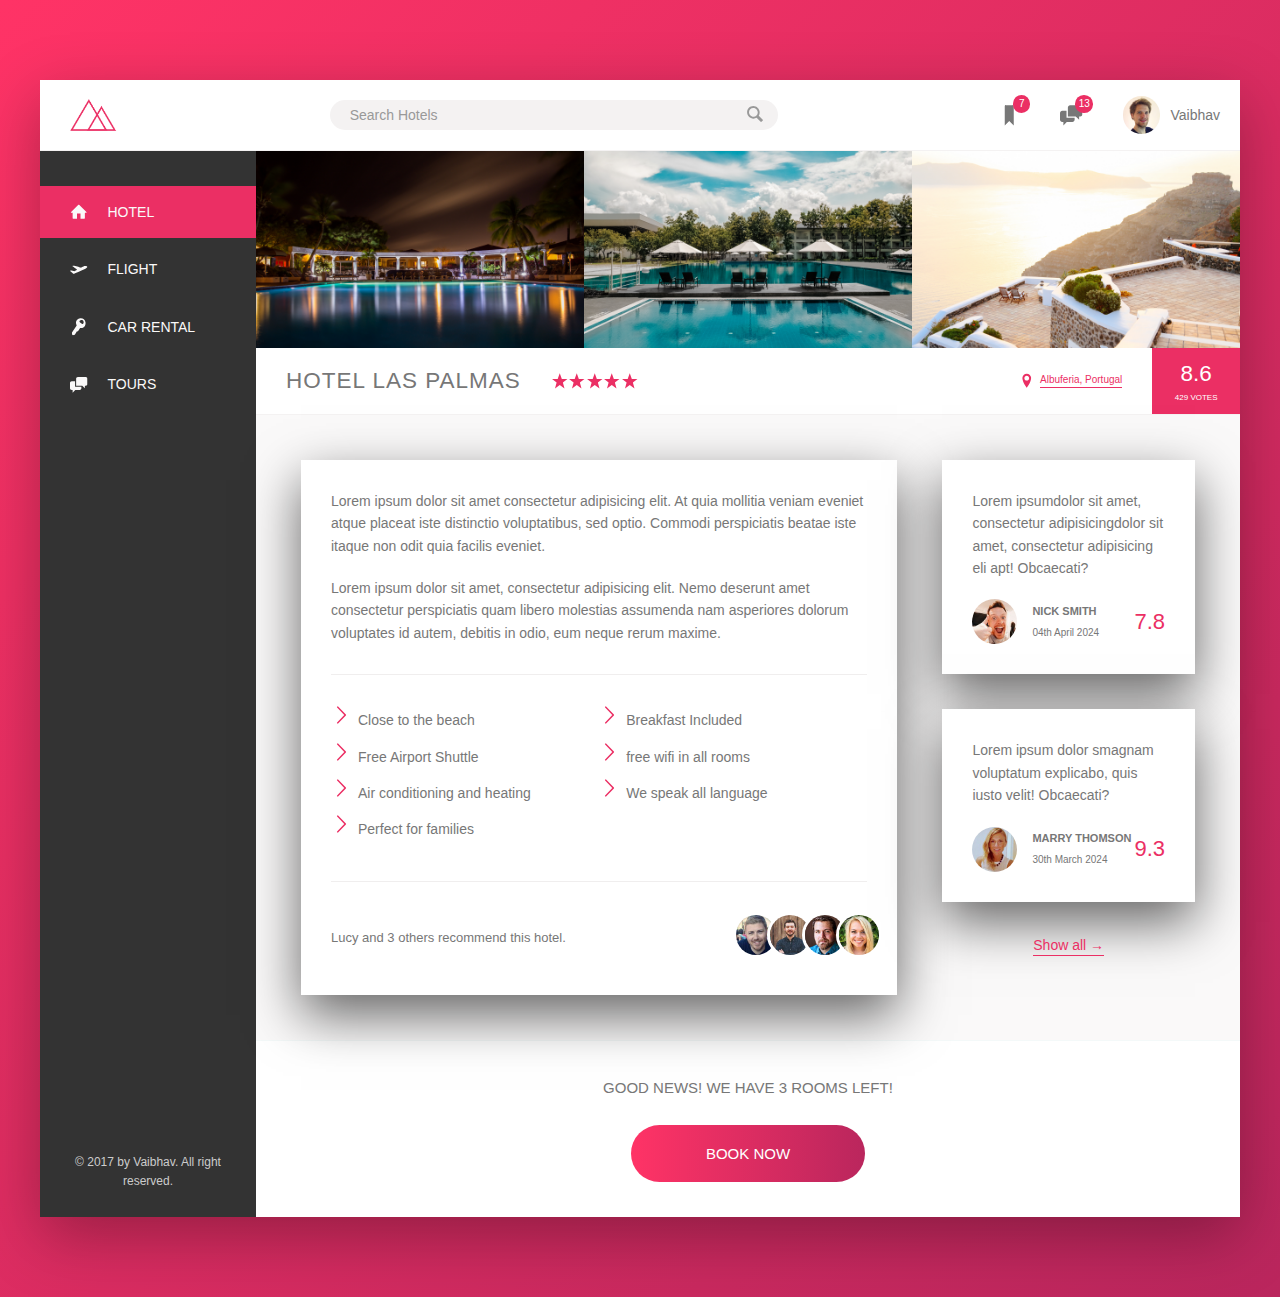
<file: index.html>
<!DOCTYPE html>
<html lang="en">

<head>
    <meta charset="UTF-8">
    <meta name="viewport" content="width=device-width, initial-scale=1.0">

    <link href="https://fonts.googleapis.com/css?family=Open+Sans:300,400,600" rel="stylesheet">
    <link rel="stylesheet" href="css/style.css">
    <link rel="shortcut icon" type="image/png" href="img/favicon.png">

    <title>trillo &mdash; Your all-in-one booking app</title>
</head>

<body>
    <div class="container">
        <header class="header">
            <img src="img/logo.png" class="logo" alt="trillio logo">
            <form action="#" class="search">
                <input type="text" placeholder="Search Hotels" class="search_input">
                <button class="search_button">
                    <svg class="search_icon">
                        <use xlink:href="img/sprite file.svg#icon-magnifying-glass"></use>
                    </svg>
                </button>
            </form>
            <nav class="user-nav">
                <div class="user-nav-icon-box">
                    <svg class="user-nav-icon">
                        <use xlink:href="img/sprite file.svg#icon-bookmark"></use>
                    </svg>
                    <span class="user-nav-notification">7</span>
                </div>
                <div class="user-nav-icon-box">
                    <svg class="user-nav-icon">
                        <use xlink:href="img/sprite file.svg#icon-chat"></use>
                    </svg>
                    <span class="user-nav-notification">13</span>
                </div>
                <div class="user-nav-user">
                    <img src="img/user.jpg" alt="User Logo" class="user-nav-user-photo">
                    <span class="user-nav-user-name">Vaibhav</span>
                </div>
            </nav>
        </header>
        <div class="content">
            <nav class="sidebar">
                <ol class="side-nav">
                    <li class="side-nav-items side-nav-items--active">
                        <a href="#" class="side-nav-link">
                            <svg class="side-nav-icon">
                                <use xlink:href="img/sprite file.svg#icon-home"></use>
                            </svg>
                            <span>Hotel</span>
                        </a>
                    </li>
                    <li class="side-nav-items">
                        <a href="#" class="side-nav-link">
                            <svg class="side-nav-icon">
                                <use xlink:href="img/sprite file.svg#icon-aircraft-take-off"></use>
                            </svg>
                            <span>Flight</span>
                        </a>
                    </li>
                    <li class="side-nav-items">
                        <a href="#" class="side-nav-link">
                            <svg class="side-nav-icon">
                                <use xlink:href="img/sprite file.svg#icon-key"></use>
                            </svg>
                            <span>Car Rental</span>
                        </a>
                    </li>
                    <li class="side-nav-items">
                        <a href="#" class="side-nav-link">
                            <svg class="side-nav-icon">
                                <use xlink:href="img/sprite file.svg#icon-chat"></use>
                            </svg>
                            <span>Tours</span>
                        </a>
                    </li>

                </ol>
                <div class="legal">
                    &copy; 2017 by Vaibhav. All right reserved.
                </div>
            </nav>
            <main class="hotel-view">
                <div class="gallery">
                    <figure class="gallery-item">
                        <img src="img/hotel-1.jpg" alt="Photo of hotel 1" class="gallery-photo">
                    </figure>
                    <figure class="gallery-item">
                        <img src="img/hotel-2.jpg" alt="Photo of hotel 2" class="gallery-photo">
                    </figure>
                    <figure class="gallery-item">
                        <img src="img/hotel-3.jpg" alt="Photo of hotel 3" class="gallery-photo">
                    </figure>
                </div>
                <div class="overview">
                    <h1 class="overview-heading">Hotel Las Palmas</h1>
                    <div class="overview-stars">
                        <svg class="overview-icon-star">
                            <use xlink:href="img/sprite file.svg#icon-star"></use>
                        </svg>
                        <svg class="overview-icon-star">
                            <use xlink:href="img/sprite file.svg#icon-star"></use>
                        </svg>
                        <svg class="overview-icon-star">
                            <use xlink:href="img/sprite file.svg#icon-star"></use>
                        </svg>
                        <svg class="overview-icon-star">
                            <use xlink:href="img/sprite file.svg#icon-star"></use>
                        </svg>
                        <svg class="overview-icon-star">
                            <use xlink:href="img/sprite file.svg#icon-star"></use>
                        </svg>
                    </div>
                    <div class="overview-location">
                        <svg class="overview-icon-location">
                            <use xlink:href="img/sprite file.svg#icon-location-pin"></use>
                        </svg>
                        <button class="btn-inline">Albuferia, Portugal</button>
                    </div>
                    <div class="overview-rating">
                        <div class="overview-rating-average">8.6</div>
                        <div class="overview-rating-count">429 votes</div>
                    </div>
                </div>
                <div class="detail">
                    <div class="description">
                        <p class="paragraph">
                            Lorem ipsum dolor sit amet consectetur adipisicing elit. At quia mollitia veniam eveniet
                            atque placeat iste distinctio voluptatibus, sed optio. Commodi perspiciatis beatae iste
                            itaque non odit quia facilis eveniet.
                        </p>
                        <p class="paragraph">Lorem ipsum dolor sit amet, consectetur adipisicing elit. Nemo deserunt
                            amet consectetur
                            perspiciatis quam libero molestias assumenda nam asperiores dolorum voluptates id autem,
                            debitis in odio, eum neque
                            rerum maxime.</p>
                        <ul class="list">
                            <li class="list-item">Close to the beach</li>
                            <li class="list-item">Breakfast Included</li>
                            <li class="list-item">Free Airport Shuttle</li>
                            <li class="list-item">free wifi in all rooms</li>
                            <li class="list-item">Air conditioning and heating</li>
                            <li class="list-item">We speak all language</li>
                            <li class="list-item">Perfect for families</li>
                        </ul>
                        <div class="recommend">
                            <p class="recommend-count">
                                Lucy and 3 others recommend this hotel.
                            </p>
                            <div class="recommend-friends">
                                <img src="img/user-3.jpg" alt="Friend 1" class="recommend-photo">
                                <img src="img/user-4.jpg" alt="Friend 2" class="recommend-photo">
                                <img src="img/user-5.jpg" alt="Friend 3" class="recommend-photo">
                                <img src="img/user-6.jpg" alt="Friend 4" class="recommend-photo">
                            </div>
                        </div>
                    </div>
                    <div class="user-review">
                        <figure class="review">
                            <blockquote class="review-text">
                                Lorem ipsumdolor sit amet, consectetur adipisicingdolor sit amet, consectetur
                                adipisicing eli apt! Obcaecati?
                            </blockquote>
                            <figcaption class="review-user">
                                <img src="img/user-1.jpg" alt="User 1" class="review-photo">
                                <div class="review-user-box">
                                    <p class="review-user-name">Nick Smith</p>
                                    <p class="review-user-date">04th April 2024</p>
                                </div>
                                <div class="review-rating">7.8</div>
                            </figcaption>
                        </figure>
                        <figure class="review">
                            <blockquote class="review-text">
                                Lorem ipsum dolor smagnam voluptatum explicabo, quis iusto velit! Obcaecati?
                            </blockquote>
                            <figcaption class="review-user">
                                <img src="img/user-2.jpg" alt="User 1" class="review-photo">
                                <div class="review-user-box">
                                    <p class="review-user-name">Marry Thomson</p>
                                    <p class="review-user-date">30th March 2024
                                    </p>
                                </div>
                                <div class="review-rating">9.3</div>
                            </figcaption>
                        </figure>
                        <button class="btn-inline show-all">Show all <span>&rarr;</span></button>
                    </div>
                </div>
                <div class="cta-section">
                    <h2 class="cta-section-book-now">
                        Good News! We have 3 rooms left!
                    </h2>
                    <button class="btn">Book Now</button>
                </div>
            </main>
        </div>
    </div>
</body>

</html>
</file>
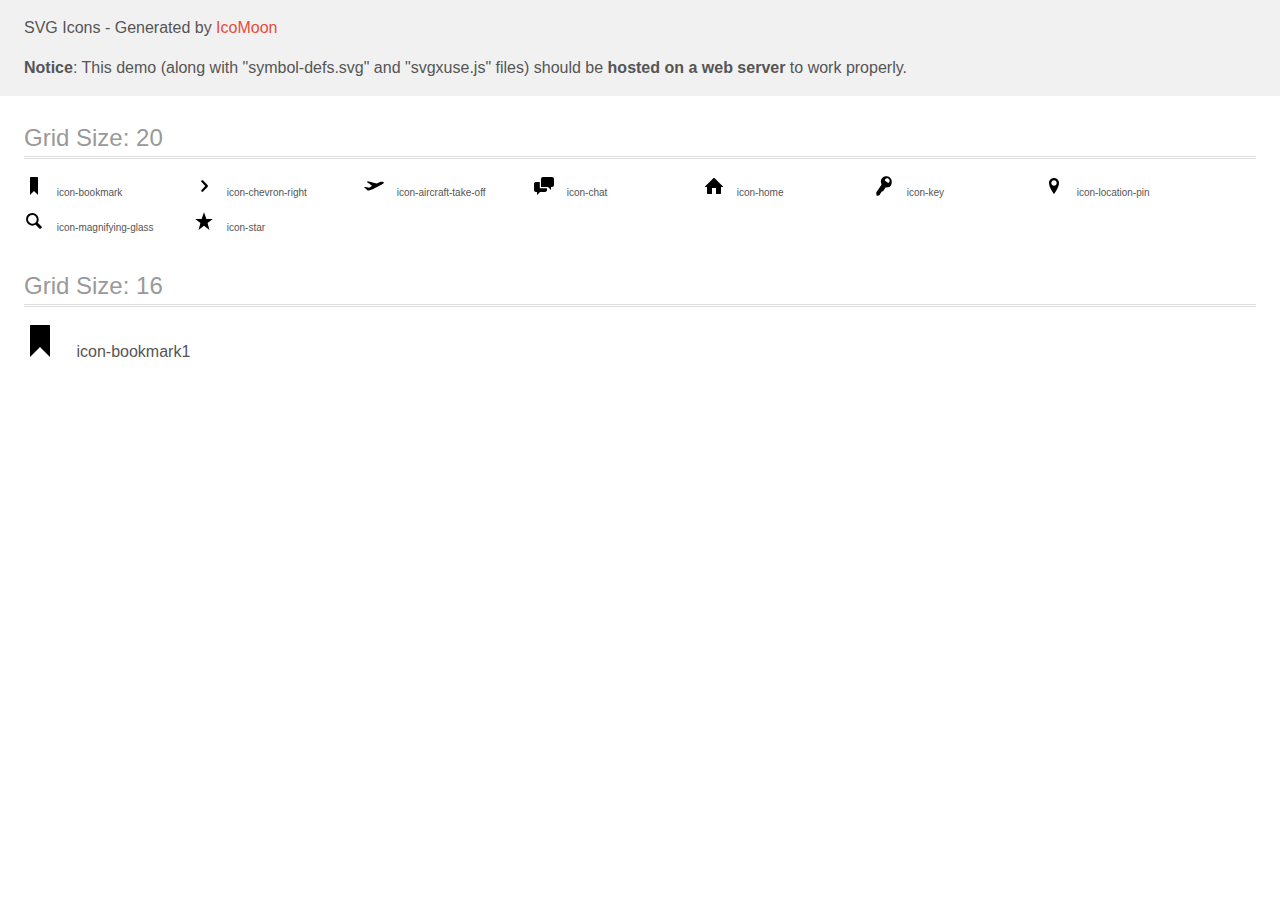
<file: img/icomoon/demo-external-svg.html>
<!doctype html>
<html>
<head>
    <title>IcoMoon - SVG Icons</title>
    <meta charset="utf-8">
    <meta name="viewport" content="width=device-width, initial-scale=1">
    <link rel="stylesheet" href="demo-files/demo.css">
    <link rel="stylesheet" href="style.css">
</head>
<body>
<header class="bgc1 clearfix">
<div class="mhl">
    <p>SVG Icons - Generated by <a href="https://icomoon.io/app">IcoMoon</a></p><p><strong>Notice</strong>: This demo (along with "symbol-defs.svg" and "svgxuse.js" files) should be <b>hosted on a web server</b> to work properly.</p>
</div>
</header>
    <div class="clearfix mhl ptl">
        <h1 class="mvm mtn fgc1">Grid Size: 20</h1>
        <div class="glyph fs1">
            <div class="clearfix pbs">
                <svg class="icon icon-bookmark"><use xlink:href="symbol-defs.svg#icon-bookmark"></use></svg><span class="name"> icon-bookmark</span>
            </div>
        </div>
        <div class="glyph fs1">
            <div class="clearfix pbs">
                <svg class="icon icon-chevron-right"><use xlink:href="symbol-defs.svg#icon-chevron-right"></use></svg><span class="name"> icon-chevron-right</span>
            </div>
        </div>
        <div class="glyph fs1">
            <div class="clearfix pbs">
                <svg class="icon icon-aircraft-take-off"><use xlink:href="symbol-defs.svg#icon-aircraft-take-off"></use></svg><span class="name"> icon-aircraft-take-off</span>
            </div>
        </div>
        <div class="glyph fs1">
            <div class="clearfix pbs">
                <svg class="icon icon-chat"><use xlink:href="symbol-defs.svg#icon-chat"></use></svg><span class="name"> icon-chat</span>
            </div>
        </div>
        <div class="glyph fs1">
            <div class="clearfix pbs">
                <svg class="icon icon-home"><use xlink:href="symbol-defs.svg#icon-home"></use></svg><span class="name"> icon-home</span>
            </div>
        </div>
        <div class="glyph fs1">
            <div class="clearfix pbs">
                <svg class="icon icon-key"><use xlink:href="symbol-defs.svg#icon-key"></use></svg><span class="name"> icon-key</span>
            </div>
        </div>
        <div class="glyph fs1">
            <div class="clearfix pbs">
                <svg class="icon icon-location-pin"><use xlink:href="symbol-defs.svg#icon-location-pin"></use></svg><span class="name"> icon-location-pin</span>
            </div>
        </div>
        <div class="glyph fs1">
            <div class="clearfix pbs">
                <svg class="icon icon-magnifying-glass"><use xlink:href="symbol-defs.svg#icon-magnifying-glass"></use></svg><span class="name"> icon-magnifying-glass</span>
            </div>
        </div>
        <div class="glyph fs1">
            <div class="clearfix pbs">
                <svg class="icon icon-star"><use xlink:href="symbol-defs.svg#icon-star"></use></svg><span class="name"> icon-star</span>
            </div>
        </div>
  </div>
    <div class="clearfix mhl ptl">
        <h1 class="mvm mtn fgc1">Grid Size: 16</h1>
        <div class="glyph fs2">
            <div class="clearfix pbs">
                <svg class="icon icon-bookmark1"><use xlink:href="symbol-defs.svg#icon-bookmark1"></use></svg><span class="name"> icon-bookmark1</span>
            </div>
        </div>
  </div>
<script defer src="svgxuse.js"></script>
</body>
</html>
</file>
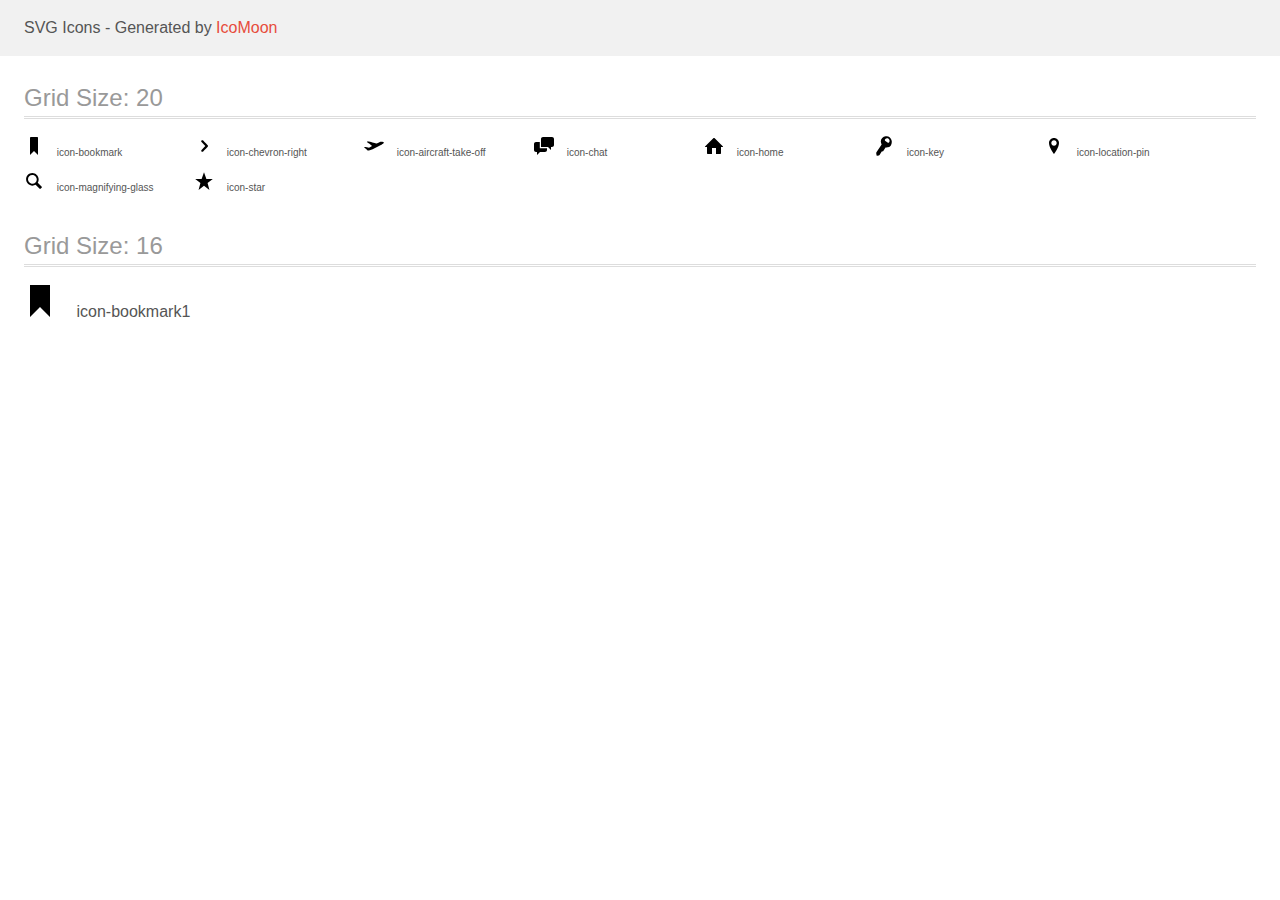
<file: img/icomoon/demo.html>
<!doctype html>
<html>
<head>
    <title>IcoMoon - SVG Icons</title>
    <meta charset="utf-8">
    <meta name="viewport" content="width=device-width, initial-scale=1">
    <link rel="stylesheet" href="demo-files/demo.css">
    <link rel="stylesheet" href="style.css">
</head>
<body>
<svg aria-hidden="true" style="position: absolute; width: 0; height: 0; overflow: hidden;" version="1.1" xmlns="http://www.w3.org/2000/svg" xmlns:xlink="http://www.w3.org/1999/xlink">
<defs>
<symbol id="icon-bookmark" viewBox="0 0 20 20">
<path d="M14 2v17l-4-4-4 4v-17c0-0.553 0.585-1.020 1-1h6c0.689-0.020 1 0.447 1 1z"></path>
</symbol>
<symbol id="icon-chevron-right" viewBox="0 0 20 20">
<path d="M9.163 4.516c0.418 0.408 4.502 4.695 4.502 4.695 0.223 0.219 0.335 0.504 0.335 0.789s-0.112 0.57-0.335 0.787c0 0-4.084 4.289-4.502 4.695-0.418 0.408-1.17 0.436-1.615 0-0.446-0.434-0.481-1.041 0-1.574l3.747-3.908-3.747-3.908c-0.481-0.533-0.446-1.141 0-1.576s1.197-0.409 1.615 0z"></path>
</symbol>
<symbol id="icon-aircraft-take-off" viewBox="0 0 20 20">
<path d="M19.87 6.453c0.119 0.257 0.127 1.29-4.884 3.642l-4.913 2.306c-1.71 0.803-4.191 1.859-5.285 2.151-0.766 0.204-1.497-0.316-1.497-0.316s-2.206-1.975-2.792-2.419c-0.585-0.444-0.535-0.67 0.215-0.91 0.467-0.149 3.13 0.493 4.265 0.78 1.339-0.8 2.562-1.486 3.141-1.798-1.396-1.033-4.008-2.962-4.841-3.55-0.799-0.565 0.010-0.768 0.010-0.768 0.368-0.099 1.162-0.228 1.562-0.144 2.721 0.569 7.263 2.071 7.611 2.186 0.832-0.436 2.128-1.092 2.922-1.465 2.075-0.974 4.327-0.037 4.486 0.305z"></path>
</symbol>
<symbol id="icon-chat" viewBox="0 0 20 20">
<path d="M5.8 12.2v-6.2h-3.8c-1.1 0-2 0.9-2 2v6c0 1.1 0.9 2 2 2h1v3l3-3h5c1.1 0 2-0.9 2-2v-1.82c-0.064 0.014-0.132 0.021-0.2 0.021l-7-0.001zM18 1h-9c-1.1 0-2 0.9-2 2v8h7l3 3v-3h1c1.1 0 2-0.899 2-2v-6c0-1.1-0.9-2-2-2z"></path>
</symbol>
<symbol id="icon-home" viewBox="0 0 20 20">
<path d="M18.672 11h-1.672v6c0 0.445-0.194 1-1 1h-4v-6h-4v6h-4c-0.806 0-1-0.555-1-1v-6h-1.672c-0.598 0-0.47-0.324-0.060-0.748l8.024-8.032c0.195-0.202 0.451-0.302 0.708-0.312 0.257 0.010 0.513 0.109 0.708 0.312l8.023 8.031c0.411 0.425 0.539 0.749-0.059 0.749z"></path>
</symbol>
<symbol id="icon-key" viewBox="0 0 20 20">
<path d="M17.691 4.725c-0.503-2.977-3.22-4.967-6.069-4.441s-5.256 2.816-4.753 5.795c0.107 0.641 0.408 1.644 0.763 2.365l-5.175 7.723c-0.191 0.285-0.299 0.799-0.242 1.141l0.333 1.971c0.058 0.342 0.372 0.572 0.7 0.514l1.516-0.281c0.328-0.059 0.744-0.348 0.924-0.639l2.047-3.311 0.018-0.022 1.386-0.256 2.39-3.879c0.785 0.139 1.912 0.092 2.578-0.031 2.848-0.526 4.087-3.67 3.584-6.649zM15.166 6.252c-0.784 1.17-1.584 0.346-2.703-0.475-1.119-0.818-2.135-1.322-1.352-2.492s2.326-1.455 3.447-0.635c1.12 0.819 1.391 2.432 0.608 3.602z"></path>
</symbol>
<symbol id="icon-location-pin" viewBox="0 0 20 20">
<path d="M10 2.009c-2.762 0-5 2.229-5 4.99 0 4.774 5 11 5 11s5-6.227 5-11c0-2.76-2.238-4.99-5-4.99zM10 9.76c-1.492 0-2.7-1.209-2.7-2.7s1.208-2.7 2.7-2.7c1.49 0 2.699 1.209 2.699 2.7s-1.209 2.7-2.699 2.7z"></path>
</symbol>
<symbol id="icon-magnifying-glass" viewBox="0 0 20 20">
<path d="M17.545 15.467l-3.779-3.779c0.57-0.935 0.898-2.035 0.898-3.21 0-3.417-2.961-6.377-6.378-6.377s-6.186 2.769-6.186 6.186c0 3.416 2.961 6.377 6.377 6.377 1.137 0 2.2-0.309 3.115-0.844l3.799 3.801c0.372 0.371 0.975 0.371 1.346 0l0.943-0.943c0.371-0.371 0.236-0.84-0.135-1.211zM4.004 8.287c0-2.366 1.917-4.283 4.282-4.283s4.474 2.107 4.474 4.474c0 2.365-1.918 4.283-4.283 4.283s-4.473-2.109-4.473-4.474z"></path>
</symbol>
<symbol id="icon-star" viewBox="0 0 20 20">
<path d="M10 1.3l2.388 6.722h6.412l-5.232 3.948 1.871 6.928-5.439-4.154-5.438 4.154 1.87-6.928-5.233-3.948h6.412l2.389-6.722z"></path>
</symbol>
<symbol id="icon-bookmark1" viewBox="0 0 32 32">
<path d="M6 0v32l10-10 10 10v-32z"></path>
</symbol>
</defs>
</svg>

<header class="bgc1 clearfix">
<div class="mhl">
    <p>SVG Icons - Generated by <a href="https://icomoon.io/app">IcoMoon</a></p>
</div>
</header>
    <div class="clearfix mhl ptl">
        <h1 class="mvm mtn fgc1">Grid Size: 20</h1>
        <div class="glyph fs1">
            <div class="clearfix pbs">
                <svg class="icon icon-bookmark"><use xlink:href="#icon-bookmark"></use></svg><span class="name"> icon-bookmark</span>
            </div>
        </div>
        <div class="glyph fs1">
            <div class="clearfix pbs">
                <svg class="icon icon-chevron-right"><use xlink:href="#icon-chevron-right"></use></svg><span class="name"> icon-chevron-right</span>
            </div>
        </div>
        <div class="glyph fs1">
            <div class="clearfix pbs">
                <svg class="icon icon-aircraft-take-off"><use xlink:href="#icon-aircraft-take-off"></use></svg><span class="name"> icon-aircraft-take-off</span>
            </div>
        </div>
        <div class="glyph fs1">
            <div class="clearfix pbs">
                <svg class="icon icon-chat"><use xlink:href="#icon-chat"></use></svg><span class="name"> icon-chat</span>
            </div>
        </div>
        <div class="glyph fs1">
            <div class="clearfix pbs">
                <svg class="icon icon-home"><use xlink:href="#icon-home"></use></svg><span class="name"> icon-home</span>
            </div>
        </div>
        <div class="glyph fs1">
            <div class="clearfix pbs">
                <svg class="icon icon-key"><use xlink:href="#icon-key"></use></svg><span class="name"> icon-key</span>
            </div>
        </div>
        <div class="glyph fs1">
            <div class="clearfix pbs">
                <svg class="icon icon-location-pin"><use xlink:href="#icon-location-pin"></use></svg><span class="name"> icon-location-pin</span>
            </div>
        </div>
        <div class="glyph fs1">
            <div class="clearfix pbs">
                <svg class="icon icon-magnifying-glass"><use xlink:href="#icon-magnifying-glass"></use></svg><span class="name"> icon-magnifying-glass</span>
            </div>
        </div>
        <div class="glyph fs1">
            <div class="clearfix pbs">
                <svg class="icon icon-star"><use xlink:href="#icon-star"></use></svg><span class="name"> icon-star</span>
            </div>
        </div>
  </div>
    <div class="clearfix mhl ptl">
        <h1 class="mvm mtn fgc1">Grid Size: 16</h1>
        <div class="glyph fs2">
            <div class="clearfix pbs">
                <svg class="icon icon-bookmark1"><use xlink:href="#icon-bookmark1"></use></svg><span class="name"> icon-bookmark1</span>
            </div>
        </div>
  </div>
<script defer src="svgxuse.js"></script>
</body>
</html>
</file>
<file: css/style.css>
*{
    margin: 0;
    padding: 0;
    
}

html{
    font-size: 62.5%;
box-sizing: border-box;
}

body{
    font-family: 'Open-Sans', sans-serif;
    font-weight: 400;
    line-height: 1.6;
    background-image: linear-gradient(to right bottom, #FF3366, #BA265D);
    background-size: cover;
    background-repeat: no-repeat;
    min-height: 100vh;
    color: #777;
}

.container{
max-width: 120rem;
margin: 8rem auto;
background-color: #f4f2f2;
box-shadow: 0 2rem 6rem rgba(0,0,0,.3);
min-height: 50rem;
}

.header{
    font-size: 1.4rem;
min-height:7rem ;
background-color: #fff;
border-bottom:1px solid #f4f2f2;
display: flex;
justify-content: space-between;
align-items: center;
}

.content{
display: flex;
}

.sidebar{
background-color: #333;
flex: 0 0 18%;
display: flex;
flex-direction: column;
justify-content: space-between;
}

.hotel-view{
background-color: #fff;
flex-grow: 1;
//height: 80rem;
}

.logo{
    height: 3.25rem;
    margin-left: 3rem;
}

.search{
    flex: 0 0 40%;
    display: flex;
    justify-content: center;
    align-items: center;
}

.search_input{
font-family: inherit;
font-size: inherit;
background-color: #f4f2f2;
border: none;
color: inherit;
padding: 0.7rem 2rem;
border-radius: 100px;
min-width: 85%;
transition: all .2s;
margin-right: -3.25rem;
}

.search_input::placeholder {
  color: #999; /* Adjust the color code to the desired lighter color */
}


.search_input:focus{
    min-width: 100%;
    outline: none;
    background-color: #f0eeee;
}

.search_button{
border: none;
background-color: #f4f2f2;
}


.search_button:focus{
 outline: none;
}

.search_button:active{
    transform: translateY(2px);
}
.search_icon{
height: 2rem;
width: 2rem;
fill: #999;
}

.user-nav{
    align-self: stretch;
    display: flex;
     
    align-items: center;
   
}

.user-nav-icon-box{
  position: relative;
}

.user-nav-icon-box,
.user-nav-user{
padding: 0 2rem;
    cursor: pointer;
    height: 100%;
      display: flex;
    align-items: center;
}

.user-nav-icon-box:hover,
.user-nav-user:hover{
    background-color: #777;
}

.user-nav-icon{
height: 2.25rem;
width: 2.25rem;
fill: #777;
//position: relative;

}

.user-nav-notification{
font-size: 1rem;
height: 1.75rem;
width: 1.75rem;
border-radius: 50%;
background-color: #eb2f64;
color: #fff;
position: absolute;
top: 1.5rem;
right: 1rem;
display: flex;
align-items: center;
justify-content: center;

}

.user-nav-use{


}

.user-nav-user-photo{
    height: 3.75rem;
    //width: 3.75rem;
    border-radius: 50%;
    margin-right:1rem;

    
}

.side-nav{
    font-size: 1.4rem;
    list-style: none;
    margin-top: 3.5rem;

}

.side-nav-items{
position: relative;
}

.side-nav-items:not(:last-child){
    margin-bottom: .5rem;
}

.side-nav-items::before{
    content: "";
    position: absolute;
    top: 0;
    left: 0;
    height: 100%;
    width: 3px;
    background-color: #eb2f64;
    transform: scaleY(0);
    transition:transform .2s,
                width .4s cubic-bezier(1,0,0,1) .2s;

    

}

.side-nav-items:hover::before,
.side-nav-items--active::before{
    transform: scaleY(1);
    width: 100%;
}

/* .side-nav-items:active::before{
    background-color: #ff3366;
} */

.side-nav-link:visited,.side-nav-link:link{
color: #faf9f9;
text-decoration: none;
text-transform: uppercase;
display: block;
padding: 1.5rem 3rem;
display: flex;
align-items: center;
position: relative;
z-index: 1;
}

.side-nav-icon{
    width: 1.75rem;
    height: 1.75rem;
    margin-right: 2rem;
    fill: currentColor;
}

.legal{
    font-size: 1.2rem;
    text-align: center;
    padding: 2.5rem;
    color: #ccc;
}
.gallery{
    display: flex;
}
.gallery-photo{
width: 100%;
display: block;
}

.overview{
display: flex;
align-items: center;
border-bottom: 1px solid #f4f2f2;

}

.overview-heading{
font-size: 2.25rem;
font-weight: 300;
text-transform: uppercase;
letter-spacing: 1px;
padding: 1.5rem 3rem;
}

.overview-stars{
margin-right: auto;
display: flex;
}

.overview-icon-star, .overview-icon-location{
width: 1.75rem;
height: 1.75rem;
fill: #eb2f64;
}

.overview-location{
display: flex;
align-items: center;
margin-right: 3rem;
}

.overview-icon-location{
    margin-right: 0.5rem;
}

.overview-rating{
background-color: #eb2f64;
color: white;
display: flex;
flex-direction: column;
justify-content: center;
align-self: stretch;
padding:0rem 2.25rem ;
align-items: center;
}

.overview-rating-average{
font-size: 2.25rem;
font-weight: 300;
}

.overview-rating-count{
font-size: 0.8rem;
text-transform: uppercase;
}
.btn-inline{
    border: none;
    color: #eb2f64;
    font-size: inherit;
    background-color: white;
    border-bottom: 1px solid currentColor;
    padding-bottom:2px ;
    display: inline-block;
    cursor: pointer;
}

.detail{
display: flex;
padding: 4.5rem;
background-color: #faf9f9;
border-bottom: 1px solid #f4f9f9;
font-size: 1.4rem;
}

.description{
background-color: white;
box-shadow: 0 2rem 5rem rgba(0,0,0,0.6);
flex: 0 0 60%;
margin-right: 4.5rem;
padding: 3rem;
font-size: 1.4rem;
}

.user-review{
//background-color: #BA265D;
flex: 1;
display:flex;
flex-direction:column;
align-items:center;
}

.paragraph:not(:last-of-type){
margin-bottom:2rem ;
}

.list{
    margin: 3rem 0;
    list-style: none;
    padding: 3rem 0;
    border-top:1px solid #f0eeee; 
    border-bottom: 1px solid #f0eeee;
    display: flex;
    flex-wrap: wrap;
}

.list-item {
    flex: 0 0 50%;
    margin-bottom: 1rem;
}

.list-item::before {
    content: "";
    display: inline-block;
    height: 2rem;
    width: 2rem;
    margin-right: .7rem;

    /* Specify the background color as fallback */
    background-color: #eb2f64;

    /* Use CSS masking for newer browsers */
    -webkit-mask-image: url(../img/chevron-thin-right.svg); /* WebKit-based browsers */
    mask-image: url(../img/chevron-thin-right.svg); /* Standard syntax for other browsers */
    -webkit-mask-size: cover;
    mask-size: cover;
}


.recommend{
    font-size: 1.3rem;
    color:#777;
    display: flex;
    align-items: center;
    justify-content: space-between;

}

.recommend-count{

}

.recommend-friend{

}

.recommend-photo{
    height: 4rem;
    width: 4rem;
    border-radius: 50%;
    border: 3px solid white;
    box-sizing: content-box;
}

.recommend-photo:not(last-child){
    margin-right: -1.5rem;
}

.review{
background-color: #fff;
box-shadow: 0 2rem 5rem rgba(0,0,0,0.6);
padding: 3rem;
margin-bottom: 3.5rem;


}

.review-text{
margin-bottom: 2rem;
}

.review-user{
    display: flex;
    align-items: center;

}

.review-photo{
    height: 4.5rem;
    width: 4.5rem;
    border-radius: 50%;
    margin-right: 1.5rem;

}

.review-user-box{
margin-right: auto;
}

.review-user-name{
    font-size: 1.1rem;
    font-weight: 600;
    text-transform: uppercase;
    margin-bottom: 0.4rem;

}

.review-user-date{
font-size: 1rem;
color: #;
}

.review-rating{
color: #eb2f64;
font-size: 2.2rem;
font-weight: 300;
}

.show-all {
    background-color: transparent; /* Set background color to transparent */
}

.cta-section{
    padding: 3.5rem 0;
    text-align: center;
}

.cta-section-book-now{
    text-transform: uppercase;
    font-size: 1.5rem;
    font-weight: 300;
    margin-bottom: 2.5rem;
}

.btn{
    font-size: 1.5rem;
    font-weight: 300;
    text-transform: uppercase;
    border-radius: 100px;
    border: none;
    background-image: linear-gradient(to right, #ff3366, #ba265d);
    color: white;
    padding: 2rem 7.5rem;
}


/* Responsiveness */

/* General Responsive Styles */
@media (max-width: 1200px) {
  .container {
    max-width: 100%;
    margin: 4rem 2rem;
  }
}

/* For Tablets and Small Desktops */
@media (max-width: 992px) {
  .header {
    flex-wrap: wrap;
  }

  .logo {
    flex: 0 0 100%;
    text-align: center;
    margin-bottom: 1rem;
  }

  .search {
    flex: 0 0 60%;
    margin-right: 2rem;
  }

  .user-nav {
    flex: 0 0 calc(40% - 2rem);
  }

  .detail {
    flex-direction: column;
  }

  .description {
    margin-right: 0;
    margin-bottom: 3rem;
  }
}

/* For Tablets */
@media (max-width: 768px) {
  .content {
    flex-direction: column;
  }

  .sidebar {
    flex: 0 0 auto;
    margin-bottom: 2rem;
  }

  .side-nav {
    display: flex;
    flex-wrap: wrap;
    margin-top: 0;
  }

  .side-nav-items {
    flex: 0 0 33.333333%;
  }

  .overview-stars,
  .overview-rating {
    margin: 0 1rem;
  }

  .recommend {
    flex-direction: column;
    align-items: flex-start;
  }

  .recommend-photo:not(:last-child) {
    margin-right: 0.5rem;
  }
}

/* For Mobile Devices */
@media (max-width: 576px) {
  .search {
    flex: 0 0 100%;
    margin-right: 0;
    margin-bottom: 1rem;
  }

  .user-nav {
    flex: 0 0 100%;
    justify-content: space-around;
  }

  .side-nav-items {
    flex: 0 0 50%;
  }

  .overview-stars,
  .overview-rating {
    margin: 0 0.5rem;
  }

  .overview-rating-average {
    font-size: 1.8rem;
  }

  .list-item {
    flex: 0 0 100%;
  }

  .review-photo {
    height: 3rem;
    width: 3rem;
    margin-right: 1rem;
  }

  .review-rating {
    font-size: 1.8rem;
  }

  .cta-section-book-now {
    font-size: 1.2rem;
  }

  .btn {
    padding: 1.5rem 4rem;
    font-size: 1.2rem;
  }
}

/* For Smaller Mobile Devices */
@media (max-width: 400px) {
  .header {
    flex-direction: column;
    align-items: flex-start;
  }

  .search {
    margin-top: 1rem;
  }

  .user-nav {
    flex-direction: row;
    justify-content: space-between;
  }

  .side-nav-items {
    flex: 0 0 100%;
  }

  .overview-stars,
  .overview-rating {
    margin: 0.5rem 0;
  }

  .review-photo {
    height: 2.5rem;
    width: 2.5rem;
  }

  .cta-section-book-now {
    font-size: 1rem;
  }

  .btn {
    padding: 1rem 3rem;
    font-size: 1rem;
  }
}
</file>
<file: img/icomoon/demo-files/demo.css>
body {
  padding: 0;
  margin: 0;
  font-family: sans-serif;
  font-size: 1em;
  line-height: 1.5;
  color: #555;
  background: #fff;
}
h1 {
  font-size: 1.5em;
  font-weight: normal;
  box-shadow: 0 1px #ddd, 0 2px #fff, 0 3px #ddd;
}
small {
  font-size: .66666667em;
}
a {
  color: #e74c3c;
  text-decoration: none;
}
a:hover, a:focus {
  box-shadow: 0 1px #e74c3c;
}
.bshadow0, input {
  box-shadow: inset 0 -2px #e7e7e7;
}
input:hover {
  box-shadow: inset 0 -2px #ccc;
}
input, fieldset {
  font-size: 1em;
  margin: 0;
  padding: 0;
  border: 0;
}
input {
  color: inherit;
  line-height: 1.5;
  height: 1.5em;
  padding: .25em 0;
}
input:focus {
  outline: none;
  box-shadow: inset 0 -2px #449fdb;
}
.glyph {
  font-size: 16px;
  margin-right: 1.5em;
  float: left;
  width: 7em;
}
svg {
  color: #000;
}
.liga {
  width: 80%;
  width: calc(100% - 2.5em);
}
.talign-right {
  text-align: right;
}
.talign-center {
  text-align: center;
}
.bgc1 {
  background: #f1f1f1;
}
.fgc0 {
  color: #000;
}
.fgc1 {
  color: #999;
}
p {
  margin-top: 1em;
  margin-bottom: 1em;
}
.mvm {
  margin-top: .75em;
  margin-bottom: .75em;
}
.mtn {
  margin-top: 0;
}
.mtl, .mal {
  margin-top: 1.5em;
}
.mbl, .mal {
  margin-bottom: 1.5em;
}
.mal, .mhl {
  margin-left: 1.5em;
  margin-right: 1.5em;
}
.mhmm {
  margin-left: 1em;
  margin-right: 1em;
}
.ptl {
  padding-top: 1.5em;
}
.pbs, .pvs {
  padding-bottom: .25em;
}
.pvs, .pts {
  padding-top: .25em;
}
.unit {
  float: left;
}
.unitRight {
  float: right;
}
.size1of2 {
  width: 50%;
}
.size1of1 {
  width: 100%;
}
.clearfix:before, .clearfix:after {
  content: " ";
  display: table;
}
.clearfix:after {
  clear: both;
}
.hidden-true {
  display: none;
}
.textbox0 {
  width: 3em;
  background: #f1f1f1;
  padding: .25em .5em;
  line-height: 1.5;
  height: 1.5em;
}
.fs0 {
  font-size: 16px;
}
.fs1 {
  font-size: 20px;
}
.fs2 {
  font-size: 32px;
}
.name {
  font-size: 0.5em;
  margin-left: 1em;
}
</file>
<file: img/icomoon/style.css>
.icon {
  display: inline-block;
  width: 1em;
  height: 1em;
  stroke-width: 0;
  stroke: currentColor;
  fill: currentColor;
}

/* ==========================================
Single-colored icons can be modified like so:
.icon-name {
  font-size: 32px;
  color: red;
}
========================================== */
</file>
